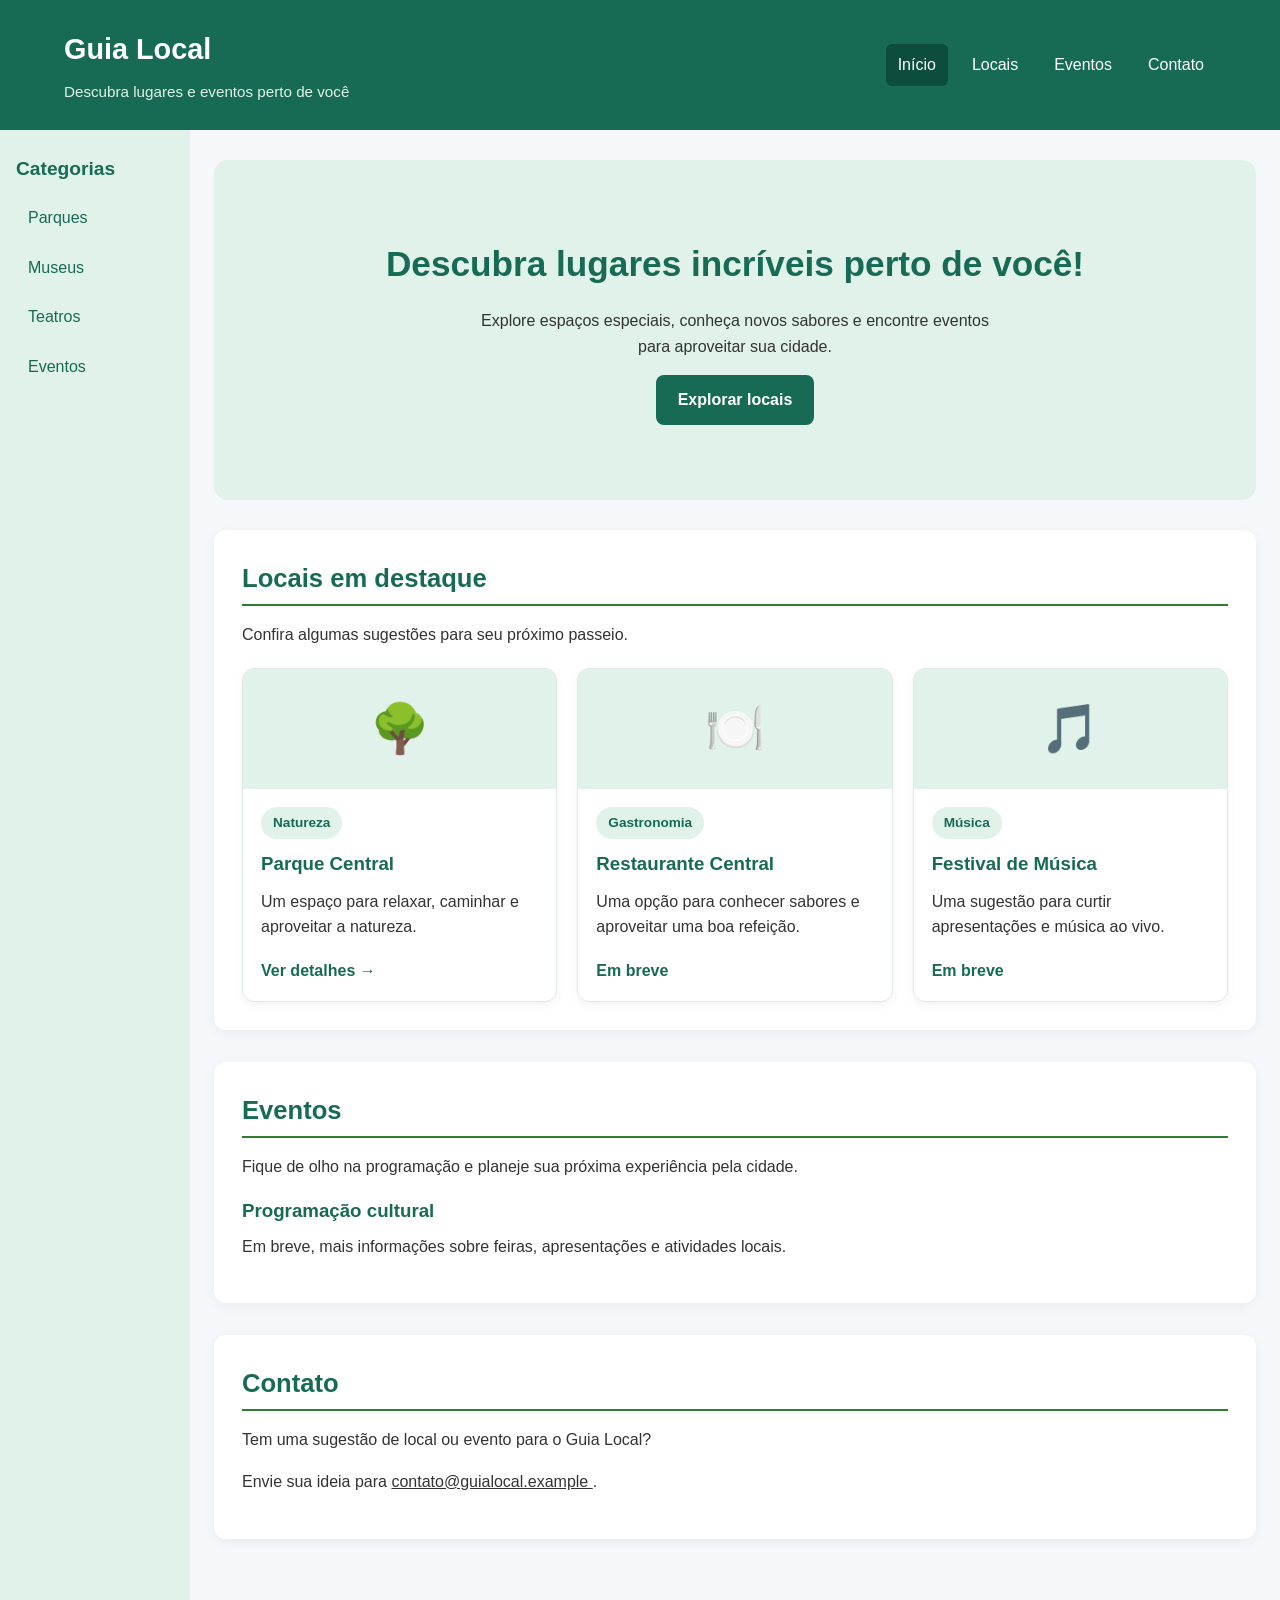
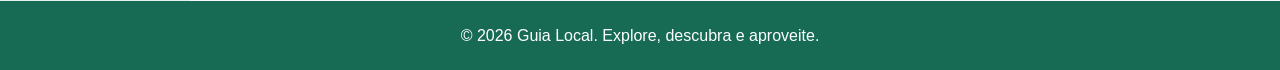
<file: index.html>
<!DOCTYPE html>
<html lang="pt-BR">
<head>
    <meta charset="UTF-8">
    <meta name="viewport" content="width=device-width, initial-scale=1.0">

    <meta name="description"
          content="Explore locais e eventos da sua cidade com o Guia Local.">

    <title>Guia Local | Descubra sua cidade</title>
    <meta name="author" content="Esther Costa">

    <link rel="stylesheet" href="style.css">
</head>

<body class="pagina-inicial">

    <header class="header">
        <div class="logo">
            <h1>Guia Local</h1>
            <p>Descubra lugares e eventos perto de você</p>
        </div>

        <nav class="menu" aria-label="Menu principal">
            <a href="index.html" class="ativo" aria-current="page">Início</a>
            <a href="#locais">Locais</a>
            <a href="#eventos">Eventos</a>
            <a href="#contato">Contato</a>
        </nav>
    </header>

    <aside class="lateral">
        <nav aria-label="Categorias de locais">
            <h2>Categorias</h2>

            <ul>
                <li><a href="#locais">Parques</a></li>
                <li><a href="#locais">Museus</a></li>
                <li><a href="#locais">Teatros</a></li>
                <li><a href="#eventos">Eventos</a></li>
            </ul>
        </nav>
    </aside>

    <main>

        <section class="hero" aria-labelledby="titulo-destaque">
            <h2 id="titulo-destaque">
                Descubra lugares incríveis perto de você!
            </h2>

            <p>
                Explore espaços especiais, conheça novos sabores
                e encontre eventos para aproveitar sua cidade.
            </p>

            <a href="#locais" class="botao">Explorar locais</a>
        </section>

        <section class="conteudo" id="locais">
            <h2>Locais em destaque</h2>

            <p>
                Confira algumas sugestões para seu próximo passeio.
            </p>

            <div class="cards">

                <article class="card">
                    <a href="detalhe.html" class="card-link">

                        <div class="imagem-card" aria-hidden="true">
                            🌳
                        </div>

                        <div class="card-conteudo">
                            <span class="categoria">Natureza</span>

                            <h3>Parque Central</h3>

                            <p>
                                Um espaço para relaxar, caminhar
                                e aproveitar a natureza.
                            </p>

                            <span class="ver-detalhes">
                                Ver detalhes →
                            </span>
                        </div>

                    </a>
                </article>

                <article class="card">
                    <div class="imagem-card" aria-hidden="true">
                        🍽️
                    </div>

                    <div class="card-conteudo">
                        <span class="categoria">Gastronomia</span>

                        <h3>Restaurante Central</h3>

                        <p>
                            Uma opção para conhecer sabores
                            e aproveitar uma boa refeição.
                        </p>

                        <span class="ver-detalhes">Em breve</span>
                    </div>
                </article>

                <article class="card">
                    <div class="imagem-card" aria-hidden="true">
                        🎵
                    </div>

                    <div class="card-conteudo">
                        <span class="categoria">Música</span>

                        <h3>Festival de Música</h3>

                        <p>
                            Uma sugestão para curtir apresentações
                            e música ao vivo.
                        </p>

                        <span class="ver-detalhes">Em breve</span>
                    </div>
                </article>

            </div>
        </section>

        <section class="conteudo" id="eventos">
            <h2>Eventos</h2>

            <p>
                Fique de olho na programação e planeje sua próxima
                experiência pela cidade.
            </p>

            <div class="destaque-evento">
                <h3>Programação cultural</h3>

                <p>
                    Em breve, mais informações sobre feiras,
                    apresentações e atividades locais.
                </p>
            </div>
        </section>

        <section class="conteudo" id="contato">
            <h2>Contato</h2>

            <p>
                Tem uma sugestão de local ou evento para o Guia Local?
            </p>

            <p>
                Envie sua ideia para
                <a href="mailto:contato@guialocal.example">
                    contato@guialocal.example
                </a>.
            </p>
        </section>

    </main>

    <footer class="footer">
        <p>
            &copy; 2026 Guia Local. Explore, descubra e aproveite.
        </p>
    </footer>

</body>
</html>
</file>
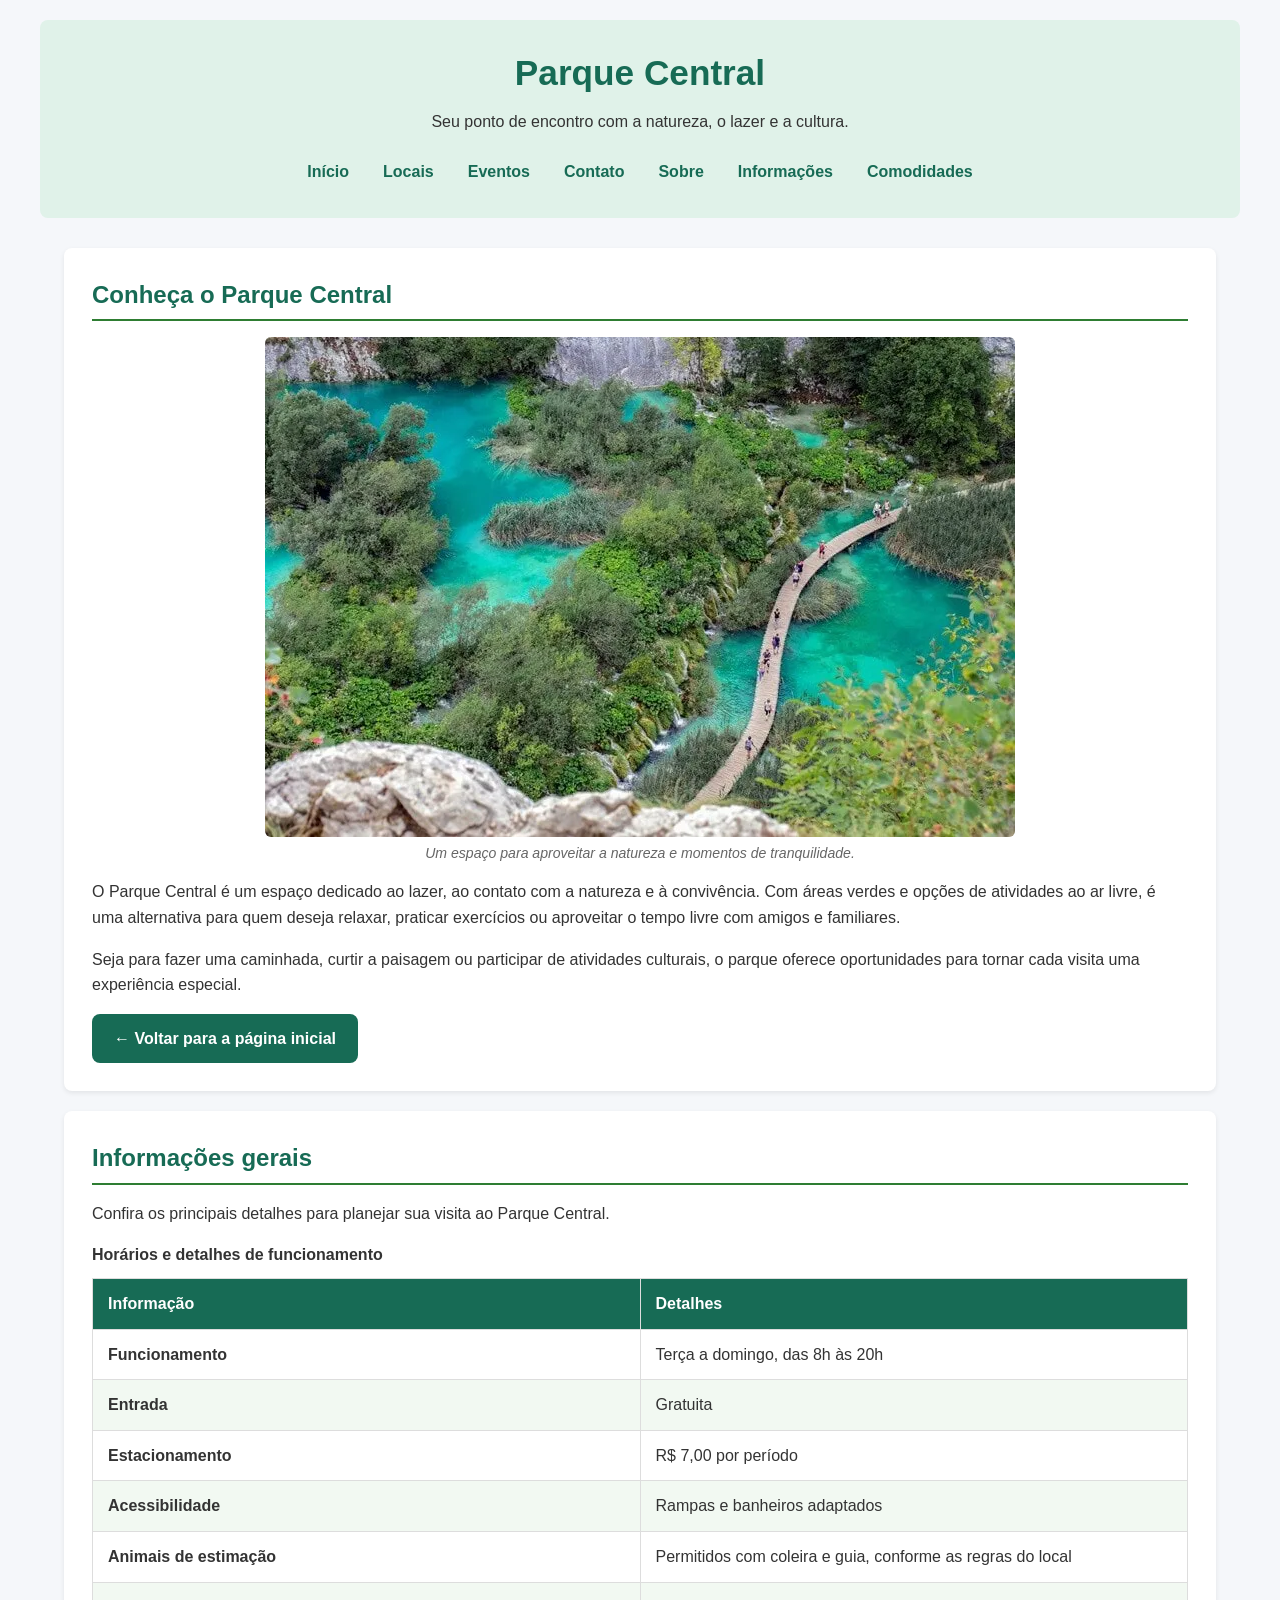
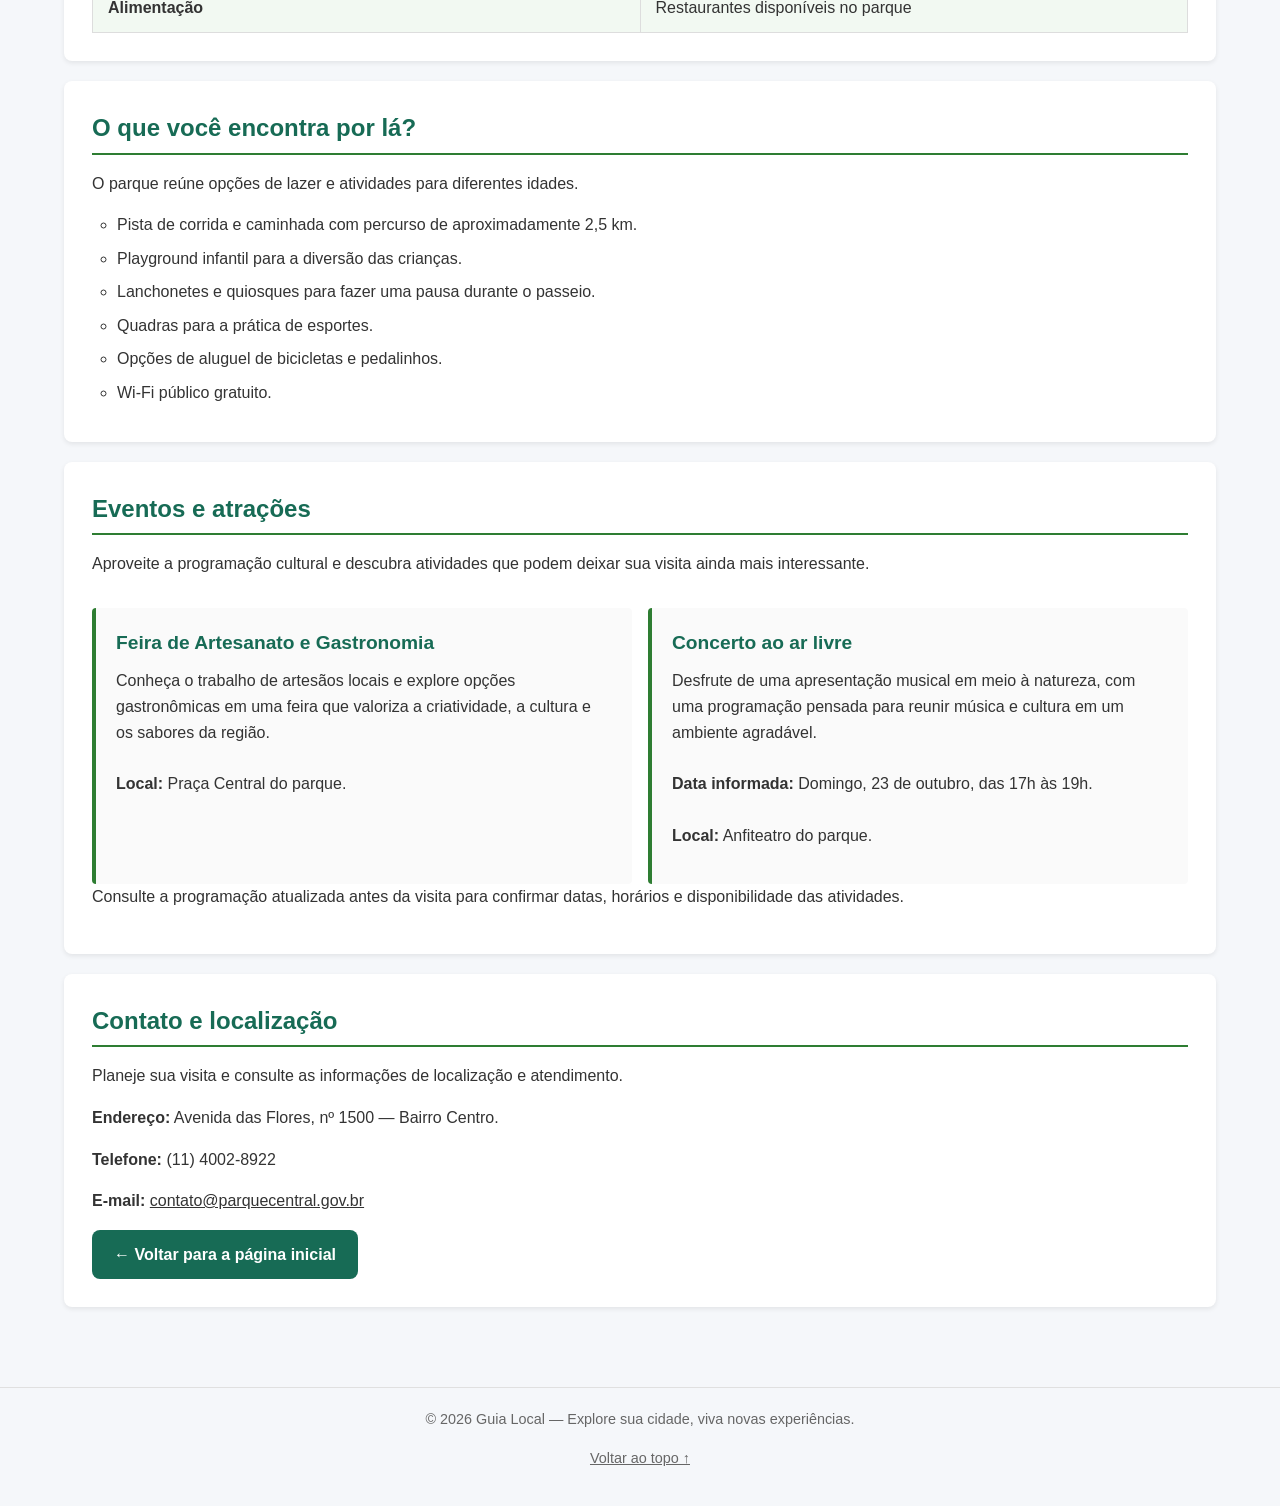
<file: detalhe.html>
<!DOCTYPE html>
<html lang="pt-BR">
<head>
    <meta charset="UTF-8">
    <meta name="viewport" content="width=device-width, initial-scale=1.0">

    <title>Parque Central | Guia Local</title>

    <link rel="stylesheet" href="style.css">
</head>

<body id="top">

    <header class="cabecalho-principal">
        <h1>Parque Central</h1>

        <p>
            Seu ponto de encontro com a natureza, o lazer e a cultura.
        </p>

        <nav class="menu-navegacao"
             aria-label="Navegação principal e seções do parque">

            <ul>
                <li><a href="index.html">Início</a></li>
                <li><a href="index.html#locais">Locais</a></li>
                <li><a href="index.html#eventos">Eventos</a></li>
                <li><a href="index.html#contato">Contato</a></li>
                <li><a href="#sobre">Sobre</a></li>
                <li><a href="#informacoes">Informações</a></li>
                <li><a href="#comodidades">Comodidades</a></li>
            </ul>

        </nav>
    </header>

    <main>

        <section id="sobre" class="secao-detalhe">
            <h2>Conheça o Parque Central</h2>

            <figure>
                <img src="images/parque.jpeg"
                     alt="Vista do Parque Central com áreas verdes">

                <figcaption>
                    Um espaço para aproveitar a natureza
                    e momentos de tranquilidade.
                </figcaption>
            </figure>

            <p>
                O Parque Central é um espaço dedicado ao lazer,
                ao contato com a natureza e à convivência.
                Com áreas verdes e opções de atividades ao ar livre,
                é uma alternativa para quem deseja relaxar,
                praticar exercícios ou aproveitar o tempo livre
                com amigos e familiares.
            </p>

            <p>
                Seja para fazer uma caminhada, curtir a paisagem
                ou participar de atividades culturais, o parque
                oferece oportunidades para tornar cada visita
                uma experiência especial.
            </p>

            <a href="index.html" class="botao">
                ← Voltar para a página inicial
            </a>
        </section>

        <section id="informacoes" class="secao-detalhe">
            <h2>Informações gerais</h2>

            <p>
                Confira os principais detalhes para planejar
                sua visita ao Parque Central.
            </p>

            <table class="tabela-info">
                <caption>Horários e detalhes de funcionamento</caption>

                <thead>
                    <tr>
                        <th scope="col">Informação</th>
                        <th scope="col">Detalhes</th>
                    </tr>
                </thead>

                <tbody>
                    <tr>
                        <td><strong>Funcionamento</strong></td>
                        <td>Terça a domingo, das 8h às 20h</td>
                    </tr>

                    <tr>
                        <td><strong>Entrada</strong></td>
                        <td>Gratuita</td>
                    </tr>

                    <tr>
                        <td><strong>Estacionamento</strong></td>
                        <td>R$ 7,00 por período</td>
                    </tr>

                    <tr>
                        <td><strong>Acessibilidade</strong></td>
                        <td>Rampas e banheiros adaptados</td>
                    </tr>

                    <tr>
                        <td><strong>Animais de estimação</strong></td>
                        <td>
                            Permitidos com coleira e guia,
                            conforme as regras do local
                        </td>
                    </tr>

                    <tr>
                        <td><strong>Alimentação</strong></td>
                        <td>Restaurantes disponíveis no parque</td>
                    </tr>
                </tbody>
            </table>
        </section>

        <section id="comodidades" class="secao-detalhe">
            <h2>O que você encontra por lá?</h2>

            <p>
                O parque reúne opções de lazer e atividades
                para diferentes idades.
            </p>

            <ul class="lista-comodidades">
                <li>
                    Pista de corrida e caminhada com percurso
                    de aproximadamente 2,5 km.
                </li>

                <li>
                    Playground infantil para a diversão das crianças.
                </li>

                <li>
                    Lanchonetes e quiosques para fazer uma pausa
                    durante o passeio.
                </li>

                <li>
                    Quadras para a prática de esportes.
                </li>

                <li>
                    Opções de aluguel de bicicletas e pedalinhos.
                </li>

                <li>
                    Wi-Fi público gratuito.
                </li>
            </ul>
        </section>

        <section id="eventos" class="secao-detalhe">
            <h2>Eventos e atrações</h2>

            <p>
                Aproveite a programação cultural e descubra
                atividades que podem deixar sua visita
                ainda mais interessante.
            </p>

            <div class="lista-eventos">

                <article class="card-evento">
                    <h3>Feira de Artesanato e Gastronomia</h3>

                    <p>
                        Conheça o trabalho de artesãos locais
                        e explore opções gastronômicas em uma feira
                        que valoriza a criatividade, a cultura
                        e os sabores da região.
                    </p>

                    <p>
                        <strong>Local:</strong>
                        Praça Central do parque.
                    </p>
                </article>

                <article class="card-evento">
                    <h3>Concerto ao ar livre</h3>

                    <p>
                        Desfrute de uma apresentação musical
                        em meio à natureza, com uma programação
                        pensada para reunir música e cultura
                        em um ambiente agradável.
                    </p>

                    <p>
                        <strong>Data informada:</strong>
                        Domingo, 23 de outubro, das 17h às 19h.
                    </p>

                    <p>
                        <strong>Local:</strong>
                        Anfiteatro do parque.
                    </p>
                </article>

            </div>

            <p>
                Consulte a programação atualizada antes da visita
                para confirmar datas, horários e disponibilidade
                das atividades.
            </p>
        </section>

        <section id="contato" class="secao-detalhe">
            <h2>Contato e localização</h2>

            <p>
                Planeje sua visita e consulte as informações
                de localização e atendimento.
            </p>

            <p>
                <strong>Endereço:</strong>
                Avenida das Flores, nº 1500 — Bairro Centro.
            </p>

            <p>
                <strong>Telefone:</strong>
                (11) 4002-8922
            </p>

            <p>
                <strong>E-mail:</strong>
                <a href="mailto:contato@parquecentral.gov.br">
                    contato@parquecentral.gov.br
                </a>
            </p>

            <a href="index.html" class="botao">
                ← Voltar para a página inicial
            </a>
        </section>

    </main>

    <footer class="rodape-principal">
        <p>
            &copy; 2026 Guia Local — Explore sua cidade,
            viva novas experiências.
        </p>

        <p>
            <a href="#top">Voltar ao topo ↑</a>
        </p>
    </footer>

</body>
</html>
</file>
<file: style.css>
/* ========================================
   CONFIGURAÇÕES GERAIS
======================================== */

* {
    margin: 0;
    padding: 0;
    box-sizing: border-box;
}

html {
    scroll-behavior: smooth;
    scroll-padding-top: 20px;
}

body {
    font-family: "Segoe UI", Tahoma, Geneva, Verdana, sans-serif;
    font-size: 16px;
    line-height: 1.6;
    color: #333333;
    background-color: #f5f7fa;
    min-height: 100vh;
    display: flex;
    flex-direction: column;
    overflow-x: hidden;
}

a {
    color: inherit;
}

img,
video,
iframe {
    max-width: 100%;
    height: auto;
}

h1,
h2,
h3 {
    color: #176b55;
    margin-bottom: 0.5rem;
}

p {
    margin-bottom: 1rem;
}

/* Acessibilidade dos links */

a:focus-visible {
    outline: 3px solid #ff9800;
    outline-offset: 3px;
}

/* ========================================
   CABEÇALHO DA PÁGINA INICIAL
======================================== */

.header {
    display: flex;
    flex-direction: column;
    align-items: center;
    gap: 24px;
    padding: 26px 5%;
    background-color: #176b55;
    color: white;
}

.logo {
    text-align: center;
}

.logo h1 {
    color: white;
    font-size: 1.8rem;
}

.logo p {
    color: #e0f2e9;
    font-size: 0.95rem;
    margin-bottom: 0;
}

/* ========================================
   MENU DA PÁGINA INICIAL
======================================== */

.menu {
    display: flex;
    flex-wrap: wrap;
    justify-content: center;
    gap: 12px;
    width: 100%;
}

.menu a {
    color: white;
    text-decoration: none;
    padding: 8px 12px;
    border-radius: 6px;
    transition: background-color 0.2s;
}

.menu a:hover,
.menu a:focus-visible,
.menu .ativo {
    color: white;
    background-color: #0d4d3d;
}

/* ========================================
   CABEÇALHO DA PÁGINA DE DETALHE
======================================== */

.cabecalho-principal {
    background-color: #e0f2e9;
    padding: 20px;
    border-radius: 8px;
    margin: 20px auto 0;
    text-align: center;
    width: calc(100% - 32px);
    max-width: 1200px;
}

.cabecalho-principal h1 {
    font-size: 2rem;
}

/* Menu da página de detalhe */

.menu-navegacao {
    margin-top: 15px;
}

.menu-navegacao ul {
    list-style: none;
    display: flex;
    justify-content: center;
    align-items: center;
    gap: 10px;
    flex-wrap: wrap;
}

.menu-navegacao a {
    display: inline-block;
    padding: 8px 12px;
    border-radius: 6px;
    color: #176b55;
    font-weight: bold;
    text-decoration: none;
}

.menu-navegacao a:hover {
    background-color: #c8e6d5;
    color: #0d4d3d;
}

/* ========================================
   CONTEÚDO PRINCIPAL
======================================== */

main {
    width: 100%;
    max-width: 1200px;
    margin: 0 auto;
    padding: 20px 16px;
    flex: 1;
    min-width: 0;
}

/* ========================================
   DESTAQUE DA PÁGINA INICIAL
======================================== */

.hero {
    min-height: 280px;
    display: flex;
    flex-direction: column;
    align-items: center;
    justify-content: center;
    gap: 16px;
    padding: 35px 20px;
    text-align: center;
    background-color: #e0f2e9;
    border-radius: 14px;
    margin-bottom: 30px;
}

.hero h2 {
    color: #176b55;
    font-size: 1.8rem;
    border: none;
    margin: 0;
    padding: 0;
}

.hero p {
    max-width: 520px;
    margin-bottom: 0;
}

/* Botões */

.botao {
    display: inline-block;
    background-color: #176b55;
    color: white;
    text-decoration: none;
    padding: 12px 22px;
    border-radius: 8px;
    font-weight: bold;
    transition: background-color 0.2s, transform 0.2s;
}

.botao:hover {
    background-color: #0d4d3d;
    color: white;
    transform: translateY(-2px);
}

/* ========================================
   SEÇÕES DA PÁGINA INICIAL
======================================== */

.conteudo {
    margin-bottom: 32px;
    padding: 22px 18px;
    background-color: white;
    border-radius: 12px;
    box-shadow: 0 3px 12px rgb(0 0 0 / 5%);
    scroll-margin-top: 20px;
    min-width: 0;
}

.conteudo h2 {
    color: #176b55;
    margin: 0 0 16px;
    padding-bottom: 5px;
    border-bottom: 2px solid #2e7d32;
    font-size: 1.6rem;
}

.conteudo p {
    overflow-wrap: anywhere;
}

/* ========================================
   CARDS DA PÁGINA INICIAL
======================================== */

.cards {
    display: grid;
    grid-template-columns:
        repeat(auto-fit, minmax(min(100%, 240px), 1fr));
    gap: 20px;
    margin-top: 20px;
}

.card {
    min-width: 0;
    overflow-wrap: anywhere;
    background-color: white;
    border: 1px solid #e1e8e5;
    border-radius: 12px;
    overflow: hidden;
    box-shadow: 0 3px 10px rgb(0 0 0 / 5%);
    transition: transform 0.2s, box-shadow 0.2s;
}

.card:hover {
    transform: translateY(-4px);
    box-shadow: 0 8px 18px rgb(0 0 0 / 10%);
}

/* Link do card com página de detalhe */

.card-link {
    display: flex;
    flex-direction: column;
    height: 100%;
    color: inherit;
    text-decoration: none;
}

.card-link:focus-visible {
    outline: 3px solid #176b55;
    outline-offset: -3px;
}

/* Área do emoji */

.imagem-card {
    min-height: 120px;
    display: flex;
    align-items: center;
    justify-content: center;
    background-color: #e0f2e9;
    font-size: 3rem;
}

/* Conteúdo dos cards */

.card-conteudo {
    display: flex;
    flex-direction: column;
    align-items: flex-start;
    gap: 10px;
    padding: 18px;
    flex: 1;
}

.card-conteudo h3 {
    color: #176b55;
    margin-bottom: 0;
}

.card-conteudo p {
    overflow-wrap: anywhere;
    margin-bottom: 0;
}

/* Categoria do local */

.categoria {
    display: inline-block;
    padding: 5px 12px;
    background-color: #e0f2e9;
    color: #176b55;
    border-radius: 20px;
    font-size: 0.85rem;
    font-weight: bold;
}

/* Link para os detalhes */

.ver-detalhes {
    margin-top: auto;
    padding-top: 8px;
    color: #176b55;
    font-weight: bold;
}

/* ========================================
   PÁGINA DE DETALHE DO LOCAL
======================================== */

.secao-detalhe {
    background-color: white;
    padding: 20px;
    margin-bottom: 20px;
    border-radius: 8px;
    box-shadow: 0 2px 5px rgb(0 0 0 / 8%);
    min-width: 0;
    overflow-wrap: anywhere;
}

.secao-detalhe h2 {
    color: #176b55;
    border-bottom: 2px solid #2e7d32;
    padding-bottom: 5px;
    margin: 0 0 16px;
}

/* Imagens e legendas */

figure {
    margin: 15px 0;
    text-align: center;
}

figure img {
    display: block;
    max-width: 100%;
    height: auto;
    margin: 0 auto;
    border-radius: 6px;
}

figcaption {
    font-size: 0.88rem;
    color: #666666;
    margin-top: 5px;
    font-style: italic;
}

/* ========================================
   TABELA DE INFORMAÇÕES
======================================== */

.tabela-info {
    width: 100%;
    border-collapse: collapse;
    margin-top: 15px;
}

.tabela-info caption {
    font-weight: bold;
    margin-bottom: 10px;
    text-align: left;
}

.tabela-info th,
.tabela-info td {
    padding: 12px 15px;
    border: 1px solid #dddddd;
    text-align: left;
    overflow-wrap: anywhere;
}

.tabela-info th {
    background-color: #176b55;
    color: white;
}

.tabela-info tbody tr:nth-child(even) {
    background-color: #f2f9f2;
}

/* ========================================
   LISTA DE COMODIDADES
======================================== */

.lista-comodidades {
    list-style-type: circle;
    padding-left: 25px;
    margin-top: 10px;
}

.lista-comodidades li {
    margin-bottom: 8px;
    overflow-wrap: anywhere;
}

/* ========================================
   CARDS DE EVENTOS DA PÁGINA DE DETALHE
======================================== */

.card-evento {
    display: flex;
    flex-direction: column;
    gap: 10px;
    margin-top: 15px;
    padding: 15px;
    background-color: #fafafa;
    border-left: 4px solid #2e7d32;
    border-radius: 4px;
    min-width: 0;
    overflow-wrap: anywhere;
}

.card-evento h3 {
    font-size: 1.2rem;
    color: #176b55;
    margin-bottom: 0;
}

/* ========================================
   RODAPÉS
======================================== */

/* Rodapé da página inicial */

.footer {
    margin-top: auto;
    padding: 22px 16px;
    background-color: #176b55;
    color: white;
    text-align: center;
    overflow-wrap: anywhere;
}

.footer p {
    margin-bottom: 0;
}

/* Rodapé da página de detalhe */

.rodape-principal {
    text-align: center;
    padding: 20px;
    margin-top: 30px;
    border-top: 1px solid #e0e0e0;
    font-size: 0.9rem;
    color: #666666;
    overflow-wrap: anywhere;
}

/* ========================================
   RESPONSIVIDADE — TELAS MAIORES
======================================== */

@media (min-width: 700px) {

    /* Cabeçalho da página inicial */

    .header {
        flex-direction: row;
        justify-content: space-between;
        align-items: center;
        gap: 40px;
    }

    .logo {
        text-align: left;
    }

    .menu {
        width: auto;
        justify-content: flex-end;
    }

    /* Conteúdo principal */

    main {
        padding: 30px 24px;
    }

    /* Destaque */

    .hero {
        min-height: 340px;
        padding: 50px 30px;
    }

    .hero h2 {
        font-size: 2.2rem;
    }

    /* Seções */

    .conteudo {
        padding: 28px;
    }

    /* Cabeçalho da página de detalhe */

    .cabecalho-principal {
        padding: 25px;
    }

    .cabecalho-principal h1 {
        font-size: 2.2rem;
    }

    /* Seções de detalhe */

    .secao-detalhe {
        padding: 28px;
    }

    /* Eventos */

    .card-evento {
        padding: 20px;
    }
}

/* ========================================
   AJUSTES PARA TELAS MUITO PEQUENAS
======================================== */

@media (max-width: 360px) {

    .header {
        padding: 18px 12px;
    }

    .menu {
        gap: 4px;
    }

    .menu a {
        padding: 7px 8px;
        font-size: 0.9rem;
    }

    main {
        padding: 16px 10px;
    }

    .hero {
        padding: 25px 14px;
    }

    .hero h2 {
        font-size: 1.5rem;
    }

    .conteudo {
        padding: 18px 12px;
    }

    .cabecalho-principal {
        padding: 15px 10px;
    }

    .tabela-info th,
    .tabela-info td {
        padding: 8px 6px;
        font-size: 0.9rem;
    }
}

/* ========================================
   GRID DA PÁGINA INICIAL — MOBILE FIRST
======================================== */

.pagina-inicial {
    display: grid;

    grid-template-areas:
        "cabecalho"
        "lateral"
        "conteudo"
        "rodape";

    grid-template-columns: minmax(0, 1fr);
    grid-template-rows: auto auto 1fr auto;

    width: 100%;
    min-width: 0;
    min-height: 100vh;
    overflow-wrap: anywhere;
}

.pagina-inicial > .header {
    grid-area: cabecalho;
    min-width: 0;
}

.pagina-inicial > .lateral {
    grid-area: lateral;
    min-width: 0;
}

.pagina-inicial > main {
    grid-area: conteudo;
    width: 100%;
    max-width: none;
    min-width: 0;
}

.pagina-inicial > .footer {
    grid-area: rodape;
    min-width: 0;
}

/* Lateral de categorias da home */

.lateral {
    padding: 18px 16px;
    background-color: #e0f2e9;
}

.lateral h2 {
    color: #176b55;
    font-size: 1.2rem;
    margin-bottom: 12px;
}

.lateral ul {
    display: flex;
    flex-wrap: wrap;
    gap: 8px;
    list-style: none;
}

.lateral a {
    display: block;
    padding: 8px 12px;
    color: #176b55;
    text-decoration: none;
    border-radius: 6px;
}

.lateral a:hover,
.lateral a:focus-visible {
    background-color: #c8e6d5;
    color: #0d4d3d;
}

/* Os eventos da página de detalhe se organizam conforme o espaço */

.lista-eventos {
    display: grid;
    grid-template-columns:
        repeat(auto-fit, minmax(min(100%, 260px), 1fr));
    gap: 16px;
    min-width: 0;
}

/* Evita que tabelas e conteúdos longos alarguem a página toda */

.secao-detalhe,
.secao-detalhe table,
.secao-detalhe td,
.secao-detalhe th {
    min-width: 0;
    overflow-wrap: anywhere;
}

.tabela-info {
    table-layout: fixed;
}

@media (max-width: 480px) {

    .tabela-info th,
    .tabela-info td {
        padding: 8px 6px;
        font-size: 0.88rem;
    }

    .cabecalho-principal {
        overflow-wrap: anywhere;
    }

    .menu-navegacao ul {
        gap: 4px;
    }

    .menu-navegacao a {
        padding: 7px 8px;
    }
}

/* Em telas maiores, a home ganha lateral à esquerda e conteúdo à direita */

@media (min-width: 700px) {

    .pagina-inicial {
        grid-template-areas:
            "cabecalho cabecalho"
            "lateral conteudo"
            "rodape rodape";

        grid-template-columns: 190px minmax(0, 1fr);
        grid-template-rows: auto 1fr auto;
    }

    .pagina-inicial > .header {
        flex-direction: row;
        justify-content: space-between;
        align-items: center;
        gap: 24px;
    }

    .pagina-inicial .logo {
        text-align: left;
    }

    .pagina-inicial .menu {
        width: auto;
        justify-content: flex-end;
    }

    .pagina-inicial > .lateral {
        padding: 24px 16px;
    }

    .pagina-inicial > .lateral ul {
        flex-direction: column;
        align-items: stretch;
    }

    .pagina-inicial > main {
        padding: 30px 24px;
    }
}

/* Em celulares muito estreitos, os cards usam uma única coluna */

@media (max-width: 360px) {

    .pagina-inicial > .lateral {
        padding: 14px 10px;
    }

    .pagina-inicial > main {
        padding: 16px 10px;
    }

    .pagina-inicial .cards {
        grid-template-columns: minmax(0, 1fr);
    }
}
</file>
